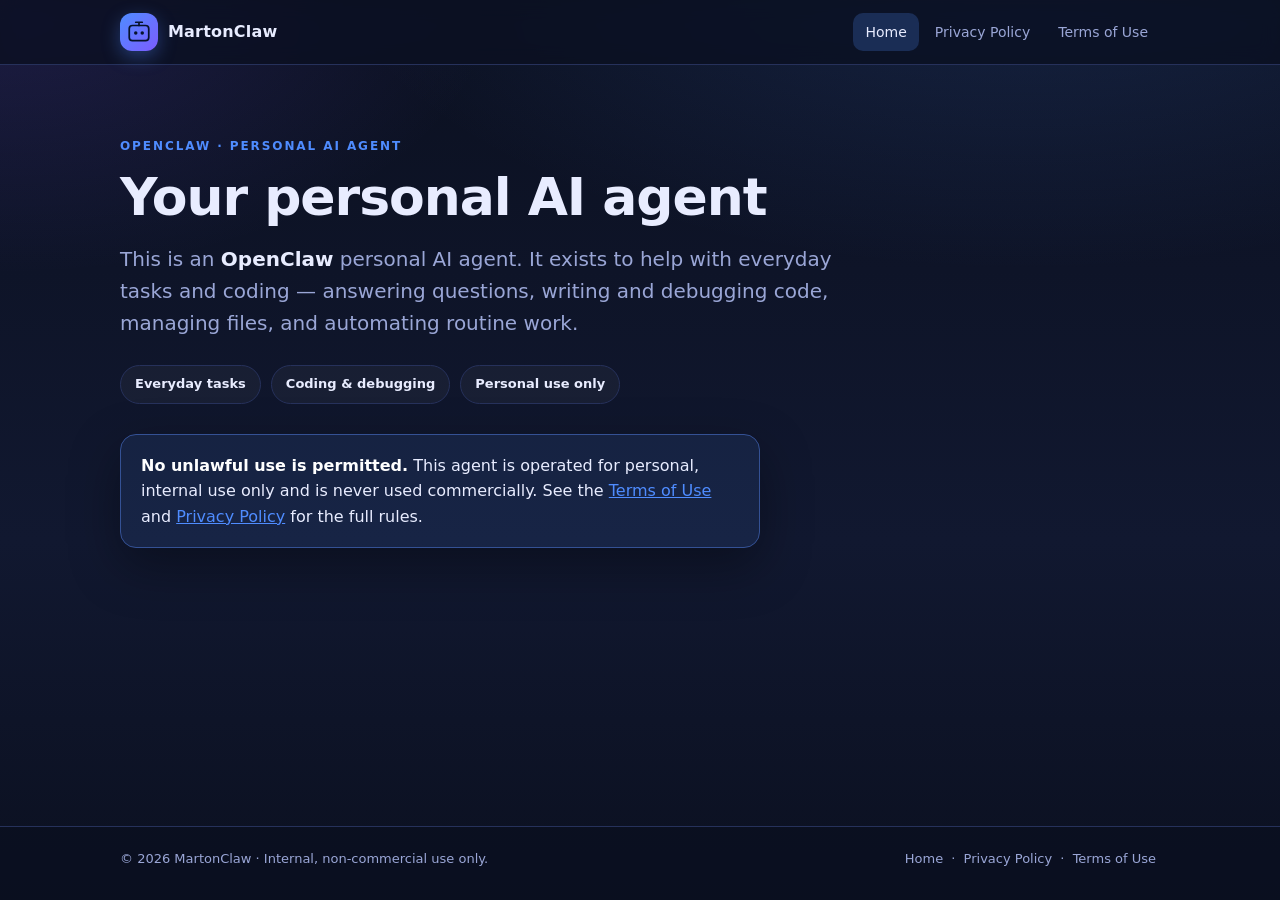
<file: index.html>
<!DOCTYPE html>
<html lang="en">
<head>
  <meta charset="UTF-8" />
  <meta name="viewport" content="width=device-width, initial-scale=1.0" />
  <title>MartonClaw — OpenClaw</title>
  <meta name="description" content="A personal OpenClaw AI agent for everyday tasks and coding. Internal, non-commercial use only." />
  <link rel="stylesheet" href="style.css" />
  <link rel="icon" href="favicon.svg" type="image/svg+xml" />
</head>
<body>
  <header class="site-header">
    <div class="container header-inner">
      <div class="brand">
        <span class="brand-mark" aria-hidden="true">
          <svg width="26" height="26" viewBox="0 0 24 24" fill="none" aria-hidden="true">
            <rect x="3" y="6" width="18" height="14" rx="3" stroke="currentColor" stroke-width="1.6"/>
            <circle cx="9" cy="13" r="1.6" fill="currentColor"/>
            <circle cx="15" cy="13" r="1.6" fill="currentColor"/>
            <path d="M12 6V3M9 3h6" stroke="currentColor" stroke-width="1.6" stroke-linecap="round"/>
          </svg>
        </span>
        <span class="brand-name">MartonClaw</span>
      </div>
      <nav class="site-nav" aria-label="Primary">
        <a href="index.html" aria-current="page">Home</a>
        <a href="privacy.html">Privacy Policy</a>
        <a href="terms.html">Terms of Use</a>
      </nav>
    </div>
  </header>

  <main class="container">
    <section class="hero">
      <p class="eyebrow">OpenClaw · Personal AI Agent</p>
      <h1>Your personal AI&nbsp;agent</h1>
      <p class="lede">
        This is an <strong>OpenClaw</strong> personal AI agent. It exists to help with
        everyday tasks and coding — answering questions, writing and debugging code,
        managing files, and automating routine work.
      </p>

      <div class="pill-row" role="list">
        <span class="pill" role="listitem">Everyday tasks</span>
        <span class="pill" role="listitem">Coding &amp; debugging</span>
        <span class="pill" role="listitem">Personal use only</span>
      </div>

      <div class="callout">
        <p>
          <strong>No unlawful use is permitted.</strong>
          This agent is operated for personal, internal use only and is never used commercially.
          See the <a href="terms.html">Terms of Use</a> and
          <a href="privacy.html">Privacy Policy</a> for the full rules.
        </p>
      </div>
    </section>
  </main>

  <footer class="site-footer">
    <div class="container footer-inner">
      <p>© <span id="year">2026</span> MartonClaw · Internal, non-commercial use only.</p>
      <p class="footer-links">
        <a href="index.html">Home</a>
        <span aria-hidden="true">·</span>
        <a href="privacy.html">Privacy Policy</a>
        <span aria-hidden="true">·</span>
        <a href="terms.html">Terms of Use</a>
      </p>
    </div>
  </footer>
  <script>document.getElementById('year').textContent = new Date().getFullYear();</script>
</body>
</html>
</file>
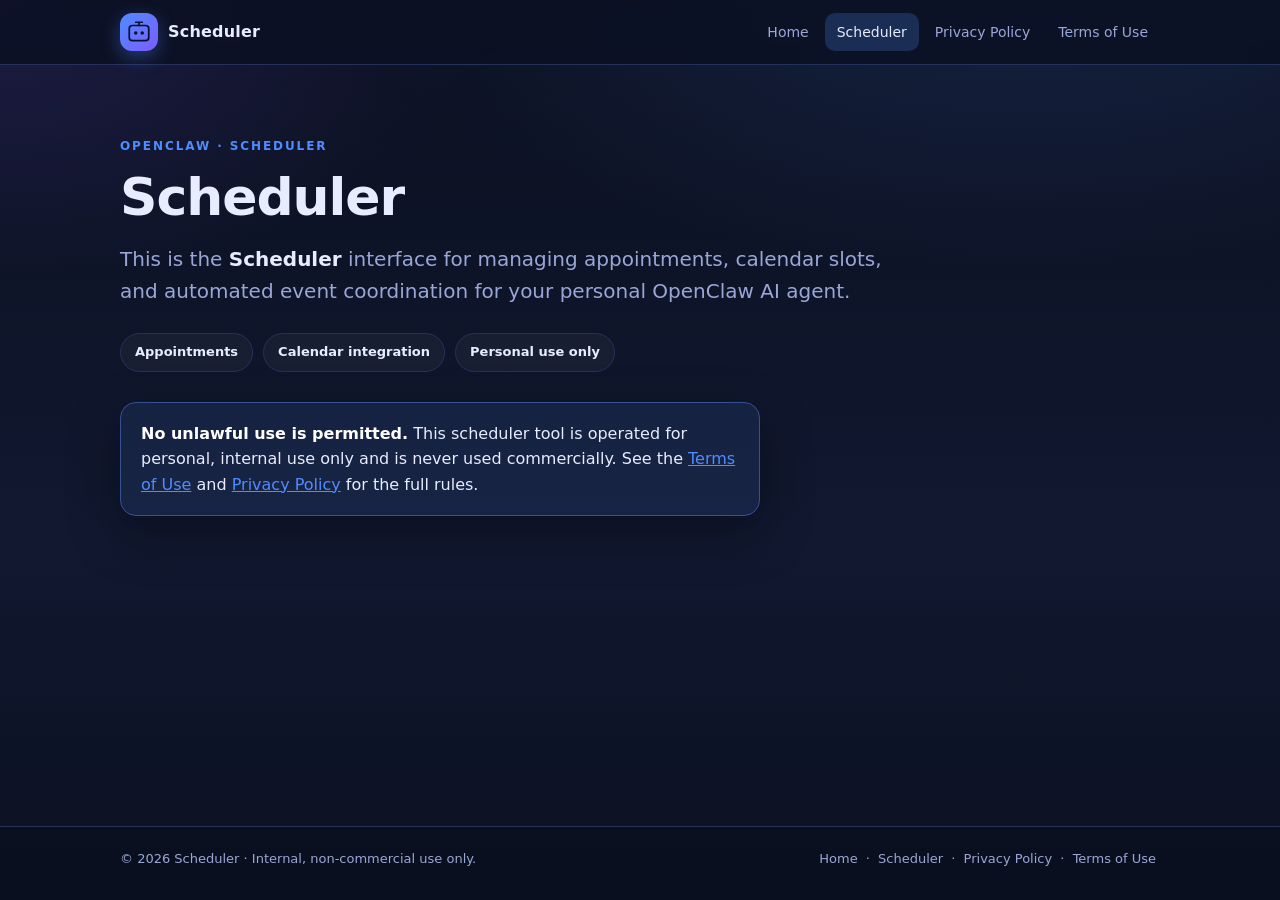
<file: scheduler/index.html>
<!DOCTYPE html>
<html lang="en">
<head>
  <meta charset="UTF-8" />
  <meta name="viewport" content="width=device-width, initial-scale=1.0" />
  <title>Scheduler — MartonClaw</title>
  <meta name="description" content="Scheduler tool for personal OpenClaw AI agent. Internal, non-commercial use only." />
  <link rel="stylesheet" href="../style.css" />
  <link rel="icon" href="../favicon.svg" type="image/svg+xml" />
</head>
<body>
  <header class="site-header">
    <div class="container header-inner">
      <div class="brand">
        <span class="brand-mark" aria-hidden="true">
          <svg width="26" height="26" viewBox="0 0 24 24" fill="none" aria-hidden="true">
            <rect x="3" y="6" width="18" height="14" rx="3" stroke="currentColor" stroke-width="1.6"/>
            <circle cx="9" cy="13" r="1.6" fill="currentColor"/>
            <circle cx="15" cy="13" r="1.6" fill="currentColor"/>
            <path d="M12 6V3M9 3h6" stroke="currentColor" stroke-width="1.6" stroke-linecap="round"/>
          </svg>
        </span>
        <span class="brand-name">Scheduler</span>
      </div>
      <nav class="site-nav" aria-label="Primary">
        <a href="../index.html">Home</a>
        <a href="index.html" aria-current="page">Scheduler</a>
        <a href="../privacy.html">Privacy Policy</a>
        <a href="../terms.html">Terms of Use</a>
      </nav>
    </div>
  </header>

  <main class="container">
    <section class="hero">
      <p class="eyebrow">OpenClaw · Scheduler</p>
      <h1>Scheduler</h1>
      <p class="lede">
        This is the <strong>Scheduler</strong> interface for managing appointments,
        calendar slots, and automated event coordination for your personal OpenClaw AI agent.
      </p>

      <div class="pill-row" role="list">
        <span class="pill" role="listitem">Appointments</span>
        <span class="pill" role="listitem">Calendar integration</span>
        <span class="pill" role="listitem">Personal use only</span>
      </div>

      <div class="callout">
        <p>
          <strong>No unlawful use is permitted.</strong>
          This scheduler tool is operated for personal, internal use only and is never used commercially.
          See the <a href="../terms.html">Terms of Use</a> and
          <a href="../privacy.html">Privacy Policy</a> for the full rules.
        </p>
      </div>
    </section>
  </main>

  <footer class="site-footer">
    <div class="container footer-inner">
      <p>© <span id="year">2026</span> Scheduler · Internal, non-commercial use only.</p>
      <p class="footer-links">
        <a href="../index.html">Home</a>
        <span aria-hidden="true">·</span>
        <a href="index.html">Scheduler</a>
        <span aria-hidden="true">·</span>
        <a href="../privacy.html">Privacy Policy</a>
        <span aria-hidden="true">·</span>
        <a href="../terms.html">Terms of Use</a>
      </p>
    </div>
  </footer>
  <script>document.getElementById('year').textContent = new Date().getFullYear();</script>
</body>
</html>
</file>
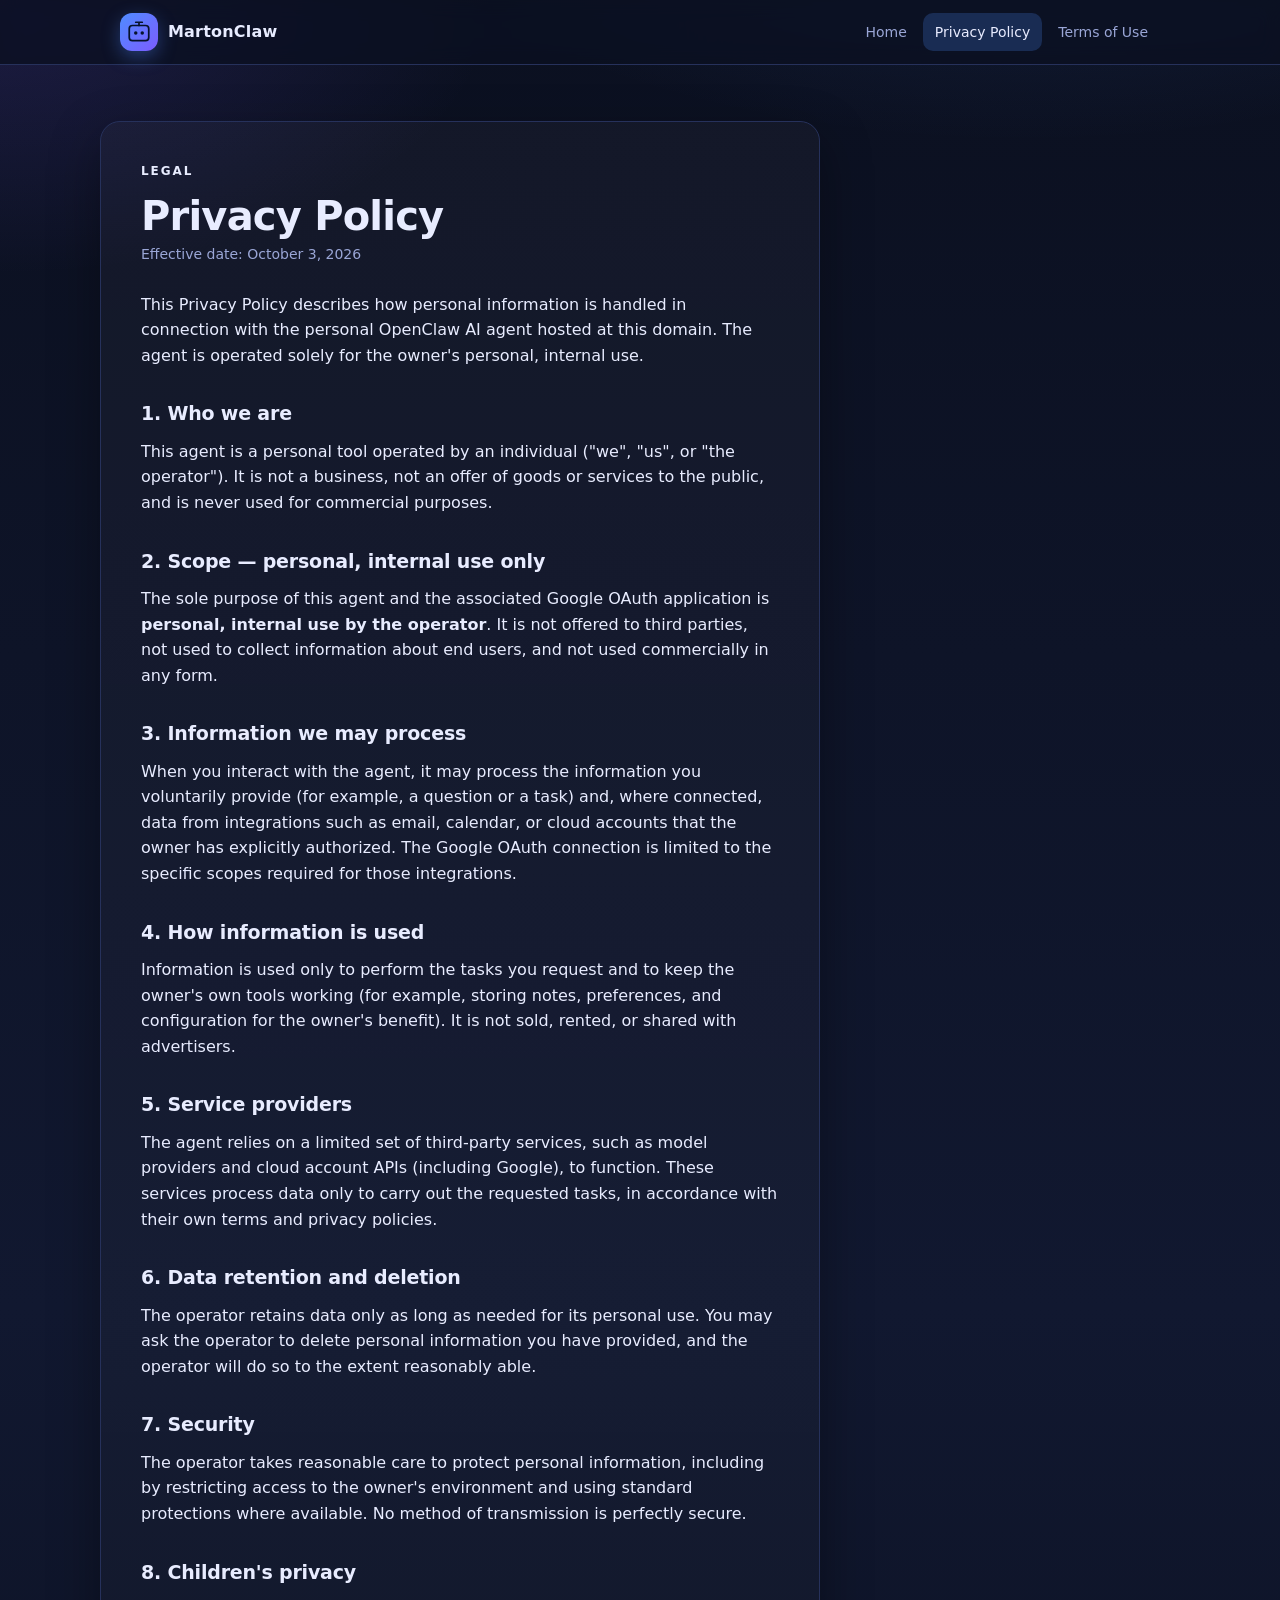
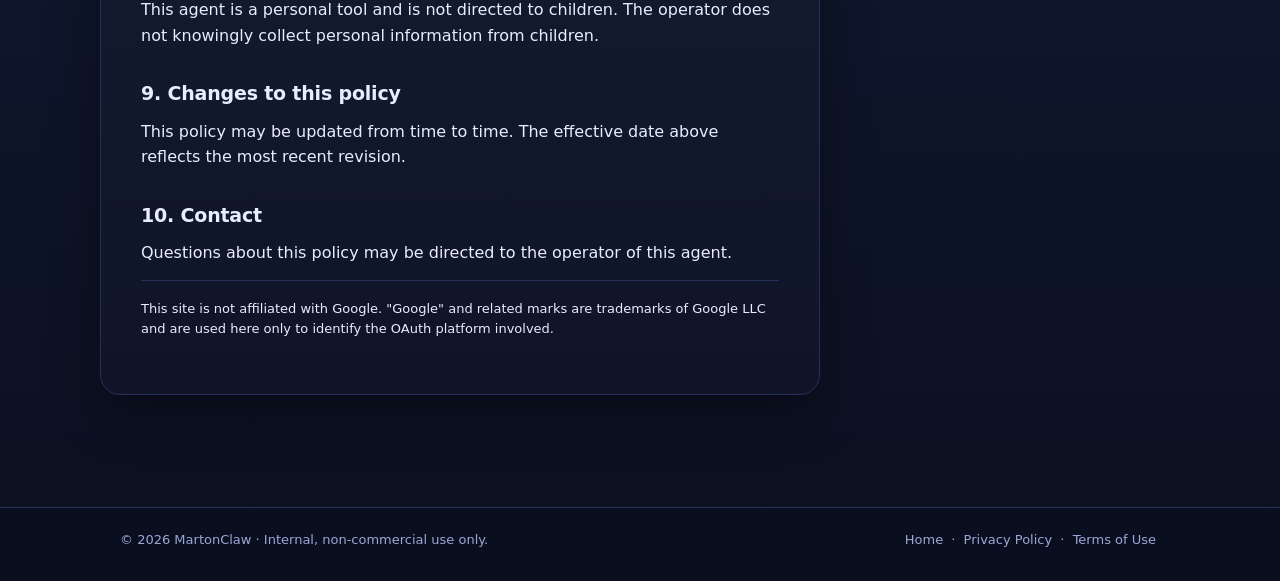
<file: privacy.html>
<!DOCTYPE html>
<html lang="en">
<head>
  <meta charset="UTF-8" />
  <meta name="viewport" content="width=device-width, initial-scale=1.0" />
  <title>Privacy Policy — MartonClaw</title>
  <meta name="description" content="Privacy policy for a personal OpenClaw AI agent. Internal, non-commercial use only." />
  <link rel="stylesheet" href="style.css" />
  <link rel="icon" href="favicon.svg" type="image/svg+xml" />
</head>
<body>
  <header class="site-header">
    <div class="container header-inner">
      <div class="brand">
        <span class="brand-mark" aria-hidden="true">
          <svg width="26" height="26" viewBox="0 0 24 24" fill="none" aria-hidden="true">
            <rect x="3" y="6" width="18" height="14" rx="3" stroke="currentColor" stroke-width="1.6"/>
            <circle cx="9" cy="13" r="1.6" fill="currentColor"/>
            <circle cx="15" cy="13" r="1.6" fill="currentColor"/>
            <path d="M12 6V3M9 3h6" stroke="currentColor" stroke-width="1.6" stroke-linecap="round"/>
          </svg>
        </span>
        <span class="brand-name">MartonClaw</span>
      </div>
      <nav class="site-nav" aria-label="Primary">
        <a href="index.html">Home</a>
        <a href="privacy.html" aria-current="page">Privacy Policy</a>
        <a href="terms.html">Terms of Use</a>
      </nav>
    </div>
  </header>

  <main class="container doc">
    <article>
      <p class="eyebrow">Legal</p>
      <h1>Privacy Policy</h1>
      <p class="updated">Effective date: <time datetime="2026-10-03">October 3, 2026</time></p>

      <p>
        This Privacy Policy describes how personal information is handled in connection with
        the personal OpenClaw AI agent hosted at this domain. The agent is operated solely for
        the owner's personal, internal use.
      </p>

      <h2>1. Who we are</h2>
      <p>
        This agent is a personal tool operated by an individual ("we", "us", or "the operator").
        It is not a business, not an offer of goods or services to the public, and is never used
        for commercial purposes.
      </p>

      <h2>2. Scope — personal, internal use only</h2>
      <p>
        The sole purpose of this agent and the associated Google OAuth application is
        <strong>personal, internal use by the operator</strong>. It is not offered to third
        parties, not used to collect information about end users, and not used commercially in
        any form.
      </p>

      <h2>3. Information we may process</h2>
      <p>
        When you interact with the agent, it may process the information you voluntarily provide
        (for example, a question or a task) and, where connected, data from integrations such as
        email, calendar, or cloud accounts that the owner has explicitly authorized. The Google
        OAuth connection is limited to the specific scopes required for those integrations.
      </p>

      <h2>4. How information is used</h2>
      <p>
        Information is used only to perform the tasks you request and to keep the owner's own
        tools working (for example, storing notes, preferences, and configuration for the owner's
        benefit). It is not sold, rented, or shared with advertisers.
      </p>

      <h2>5. Service providers</h2>
      <p>
        The agent relies on a limited set of third-party services, such as model providers and
        cloud account APIs (including Google), to function. These services process data only to
        carry out the requested tasks, in accordance with their own terms and privacy policies.
      </p>

      <h2>6. Data retention and deletion</h2>
      <p>
        The operator retains data only as long as needed for its personal use. You may ask the
        operator to delete personal information you have provided, and the operator will do so to
        the extent reasonably able.
      </p>

      <h2>7. Security</h2>
      <p>
        The operator takes reasonable care to protect personal information, including by
        restricting access to the owner's environment and using standard protections where
        available. No method of transmission is perfectly secure.
      </p>

      <h2>8. Children's privacy</h2>
      <p>
        This agent is a personal tool and is not directed to children. The operator does not
        knowingly collect personal information from children.
      </p>

      <h2>9. Changes to this policy</h2>
      <p>
        This policy may be updated from time to time. The effective date above reflects the most
        recent revision.
      </p>

      <h2>10. Contact</h2>
      <p>
        Questions about this policy may be directed to the operator of this agent.
      </p>

      <p class="fineprint">
        This site is not affiliated with Google. "Google" and related marks are trademarks of
        Google LLC and are used here only to identify the OAuth platform involved.
      </p>
    </article>
  </main>

  <footer class="site-footer">
    <div class="container footer-inner">
      <p>© <span id="year">2026</span> MartonClaw · Internal, non-commercial use only.</p>
      <p class="footer-links">
        <a href="index.html">Home</a>
        <span aria-hidden="true">·</span>
        <a href="privacy.html">Privacy Policy</a>
        <span aria-hidden="true">·</span>
        <a href="terms.html">Terms of Use</a>
      </p>
    </div>
  </footer>
  <script>document.getElementById('year').textContent = new Date().getFullYear();</script>
</body>
</html>
</file>
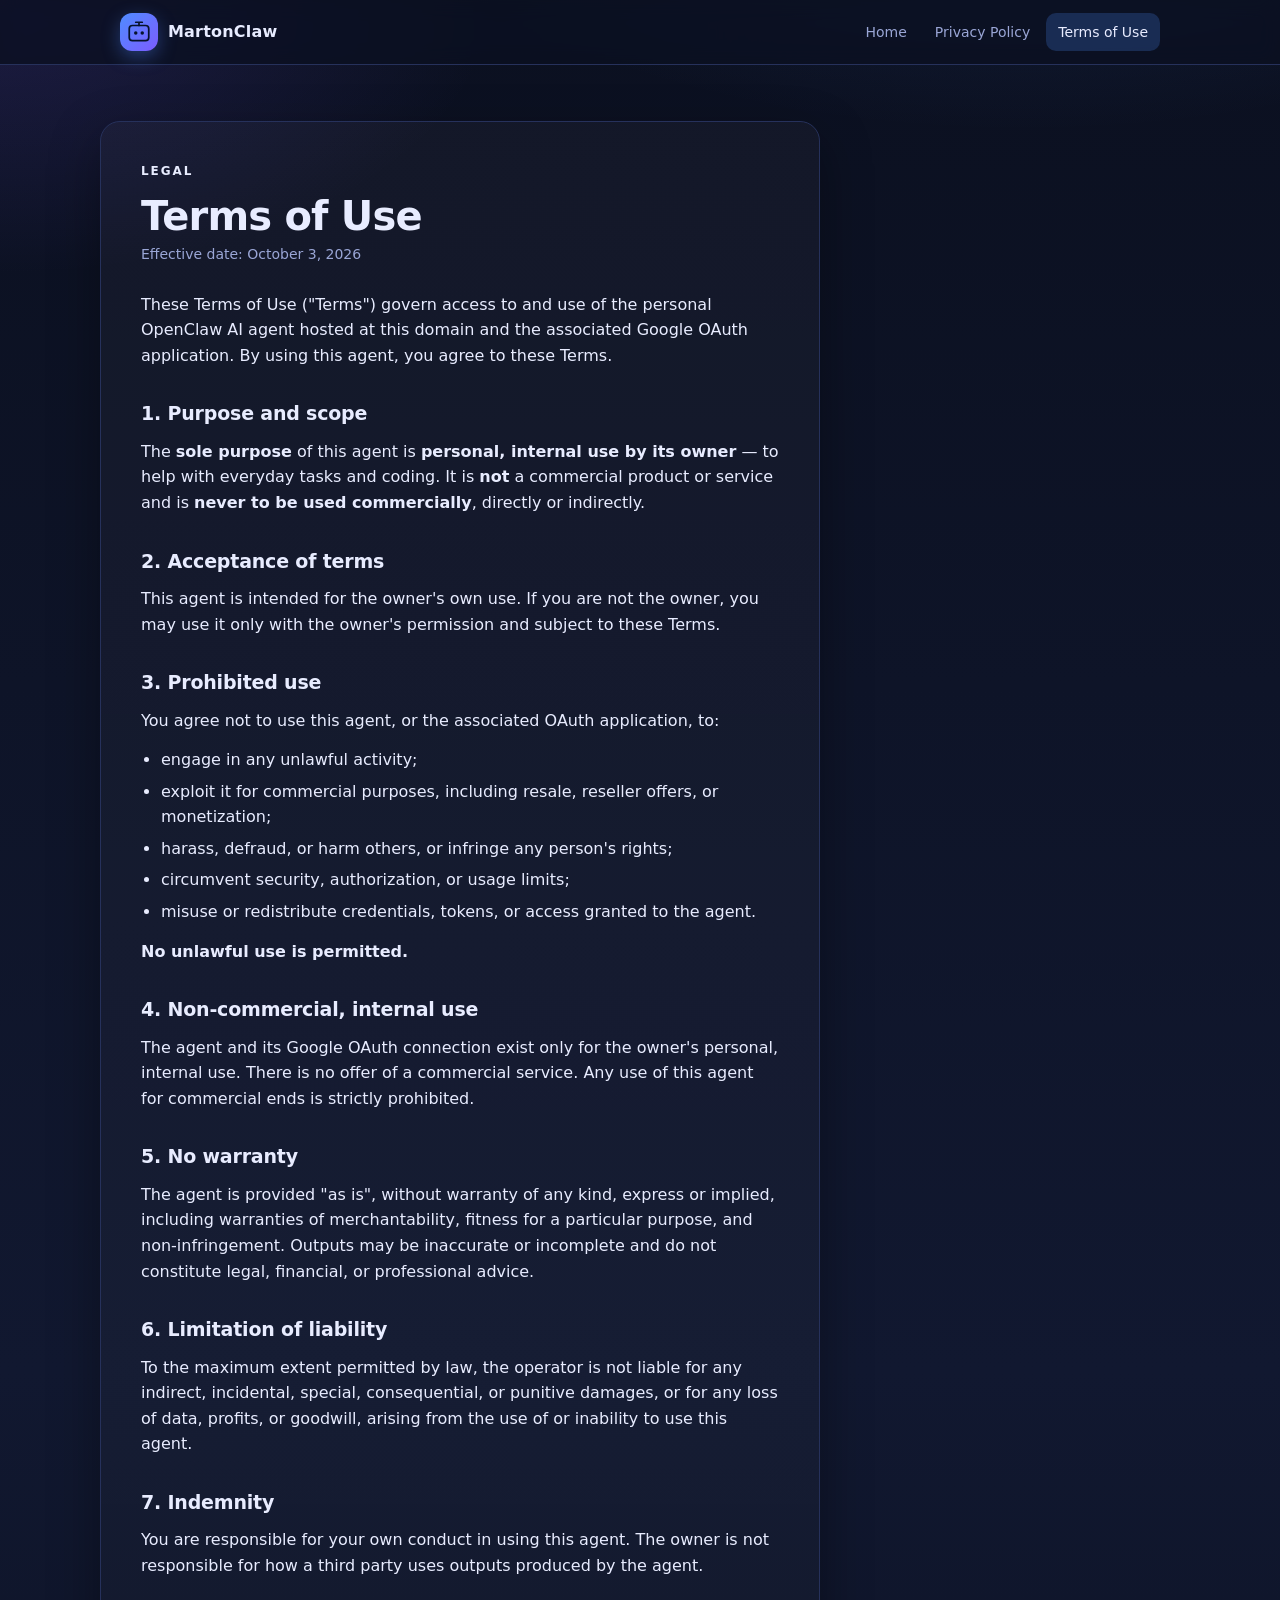
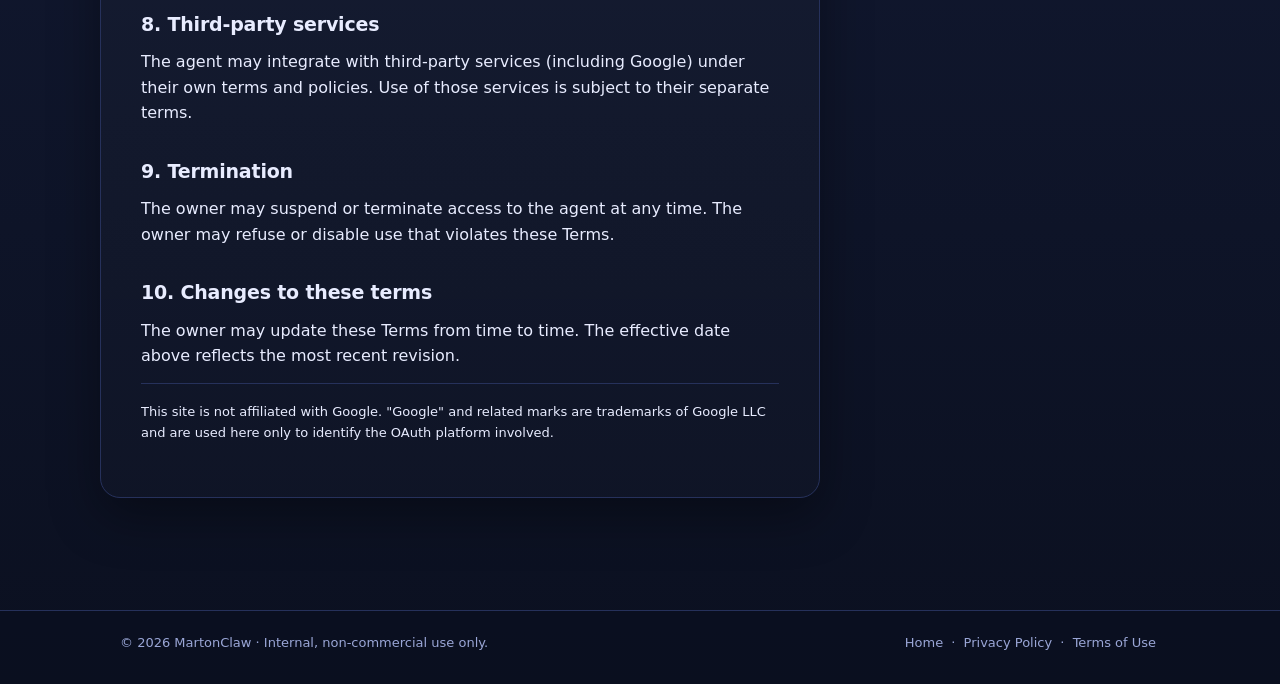
<file: terms.html>
<!DOCTYPE html>
<html lang="en">
<head>
  <meta charset="UTF-8" />
  <meta name="viewport" content="width=device-width, initial-scale=1.0" />
  <title>Terms of Use — MartonClaw</title>
  <meta name="description" content="Terms of use for a personal OpenClaw AI agent. Internal, non-commercial use only." />
  <link rel="stylesheet" href="style.css" />
  <link rel="icon" href="favicon.svg" type="image/svg+xml" />
</head>
<body>
  <header class="site-header">
    <div class="container header-inner">
      <div class="brand">
        <span class="brand-mark" aria-hidden="true">
          <svg width="26" height="26" viewBox="0 0 24 24" fill="none" aria-hidden="true">
            <rect x="3" y="6" width="18" height="14" rx="3" stroke="currentColor" stroke-width="1.6"/>
            <circle cx="9" cy="13" r="1.6" fill="currentColor"/>
            <circle cx="15" cy="13" r="1.6" fill="currentColor"/>
            <path d="M12 6V3M9 3h6" stroke="currentColor" stroke-width="1.6" stroke-linecap="round"/>
          </svg>
        </span>
        <span class="brand-name">MartonClaw</span>
      </div>
      <nav class="site-nav" aria-label="Primary">
        <a href="index.html">Home</a>
        <a href="privacy.html">Privacy Policy</a>
        <a href="terms.html" aria-current="page">Terms of Use</a>
      </nav>
    </div>
  </header>

  <main class="container doc">
    <article>
      <p class="eyebrow">Legal</p>
      <h1>Terms of Use</h1>
      <p class="updated">Effective date: <time datetime="2026-10-03">October 3, 2026</time></p>

      <p>
        These Terms of Use ("Terms") govern access to and use of the personal OpenClaw AI agent
        hosted at this domain and the associated Google OAuth application. By using this agent,
        you agree to these Terms.
      </p>

      <h2>1. Purpose and scope</h2>
      <p>
        The <strong>sole purpose</strong> of this agent is <strong>personal, internal use by its
        owner</strong> — to help with everyday tasks and coding. It is
        <strong>not</strong> a commercial product or service and is
        <strong>never to be used commercially</strong>, directly or indirectly.
      </p>

      <h2>2. Acceptance of terms</h2>
      <p>
        This agent is intended for the owner's own use. If you are not the owner, you may use it
        only with the owner's permission and subject to these Terms.
      </p>

      <h2>3. Prohibited use</h2>
      <p>You agree not to use this agent, or the associated OAuth application, to:</p>
      <ul>
        <li>engage in any unlawful activity;</li>
        <li>exploit it for commercial purposes, including resale, reseller offers, or monetization;</li>
        <li>harass, defraud, or harm others, or infringe any person's rights;</li>
        <li>circumvent security, authorization, or usage limits;</li>
        <li>misuse or redistribute credentials, tokens, or access granted to the agent.</li>
      </ul>
      <p><strong>No unlawful use is permitted.</strong></p>

      <h2>4. Non-commercial, internal use</h2>
      <p>
        The agent and its Google OAuth connection exist only for the owner's personal, internal
        use. There is no offer of a commercial service. Any use of this agent for commercial ends
        is strictly prohibited.
      </p>

      <h2>5. No warranty</h2>
      <p>
        The agent is provided "as is", without warranty of any kind, express or implied,
        including warranties of merchantability, fitness for a particular purpose, and
        non-infringement. Outputs may be inaccurate or incomplete and do not constitute legal,
        financial, or professional advice.
      </p>

      <h2>6. Limitation of liability</h2>
      <p>
        To the maximum extent permitted by law, the operator is not liable for any indirect,
        incidental, special, consequential, or punitive damages, or for any loss of data, profits,
        or goodwill, arising from the use of or inability to use this agent.
      </p>

      <h2>7. Indemnity</h2>
      <p>
        You are responsible for your own conduct in using this agent. The owner is not responsible
        for how a third party uses outputs produced by the agent.
      </p>

      <h2>8. Third-party services</h2>
      <p>
        The agent may integrate with third-party services (including Google) under their own terms
        and policies. Use of those services is subject to their separate terms.
      </p>

      <h2>9. Termination</h2>
      <p>
        The owner may suspend or terminate access to the agent at any time. The owner may refuse
        or disable use that violates these Terms.
      </p>

      <h2>10. Changes to these terms</h2>
      <p>
        The owner may update these Terms from time to time. The effective date above reflects the
        most recent revision.
      </p>

      <p class="fineprint">
        This site is not affiliated with Google. "Google" and related marks are trademarks of
        Google LLC and are used here only to identify the OAuth platform involved.
      </p>
    </article>
  </main>

  <footer class="site-footer">
    <div class="container footer-inner">
      <p>© <span id="year">2026</span> MartonClaw · Internal, non-commercial use only.</p>
      <p class="footer-links">
        <a href="index.html">Home</a>
        <span aria-hidden="true">·</span>
        <a href="privacy.html">Privacy Policy</a>
        <span aria-hidden="true">·</span>
        <a href="terms.html">Terms of Use</a>
      </p>
    </div>
  </footer>
  <script>document.getElementById('year').textContent = new Date().getFullYear();</script>
</body>
</html>
</file>
<file: style.css>
:root {
  --bg: #0b1020;
  --bg-soft: #111830;
  --panel: #141d3a;
  --border: #26315b;
  --text: #e8ecff;
  --muted: #9aa6d6;
  --accent: #4f8cff;
  --accent-2: #7c5cff;
  --good: #39c07f;
  --shadow: 0 18px 50px rgba(0, 0, 0, 0.35);
  --radius: 16px;
  --maxw: 720px;
}

* { box-sizing: border-box; }

html { -webkit-text-size-adjust: 100%; }

body {
  margin: 0;
  font-family: "Inter", "Segoe UI", system-ui, -apple-system, Roboto, Helvetica, Arial, sans-serif;
  line-height: 1.6;
  color: var(--text);
  background:
    radial-gradient(1200px 600px at 80% -10%, rgba(79, 140, 255, 0.18), transparent 60%),
    radial-gradient(900px 500px at 0% 0%, rgba(124, 92, 255, 0.16), transparent 55%),
    linear-gradient(180deg, var(--bg), var(--bg-soft) 60%, var(--bg));
  min-height: 100vh;
  display: flex;
  flex-direction: column;
}

.container {
  width: 100%;
  max-width: 1080px;
  margin: 0 auto;
  padding: 0 20px;
}

/* Header */
.site-header {
  position: sticky;
  top: 0;
  z-index: 10;
  backdrop-filter: saturate(140%) blur(10px);
  background: color-mix(in srgb, var(--bg) 82%, transparent);
  border-bottom: 1px solid var(--border);
}
.header-inner {
  display: flex;
  align-items: center;
  justify-content: space-between;
  gap: 16px;
  height: 64px;
}
.brand {
  display: inline-flex;
  align-items: center;
  gap: 10px;
  color: var(--text);
  text-decoration: none;
  font-weight: 650;
  letter-spacing: 0.2px;
}
.brand-mark {
  display: inline-flex;
  align-items: center;
  justify-content: center;
  width: 38px;
  height: 38px;
  border-radius: 12px;
  color: #0b1020;
  background: linear-gradient(135deg, var(--accent), var(--accent-2));
  box-shadow: 0 6px 18px rgba(79, 140, 255, 0.35);
}
.brand-mark svg { color: #06122b; }
.brand-name { font-size: 16px; }

.site-nav {
  display: flex;
  align-items: center;
  gap: 4px;
  flex-wrap: wrap;
}
.site-nav a {
  color: var(--muted);
  text-decoration: none;
  font-size: 14px;
  padding: 8px 12px;
  border-radius: 10px;
  transition: background 0.15s ease, color 0.15s ease;
}
.site-nav a:hover { color: var(--text); background: rgba(255, 255, 255, 0.05); }
.site-nav a[aria-current="page"] {
  color: var(--text);
  background: color-mix(in srgb, var(--accent) 22%, transparent);
}

/* Main / hero */
main { flex: 1; }
.hero {
  padding: 72px 0 56px;
}
.eyebrow {
  text-transform: uppercase;
  letter-spacing: 0.16em;
  font-size: 12px;
  font-weight: 700;
  color: var(--accent);
  margin: 0 0 14px;
}
h1 {
  font-size: clamp(30px, 6vw, 52px);
  line-height: 1.05;
  margin: 0 0 18px;
  letter-spacing: -0.02em;
  font-weight: 760;
}
.lede {
  font-size: clamp(16px, 2.4vw, 20px);
  color: var(--muted);
  max-width: 60ch;
  margin: 0 0 26px;
}
.lede strong { color: var(--text); }

.pill-row {
  display: flex;
  flex-wrap: wrap;
  gap: 10px;
  margin: 0 0 30px;
}
.pill {
  font-size: 13px;
  font-weight: 600;
  padding: 8px 14px;
  border-radius: 999px;
  color: var(--text);
  background: rgba(255, 255, 255, 0.04);
  border: 1px solid var(--border);
}

.callout {
  max-width: 640px;
  padding: 18px 20px;
  border-radius: var(--radius);
  background: color-mix(in srgb, var(--accent) 10%, transparent);
  border: 1px solid color-mix(in srgb, var(--accent) 35%, var(--border));
  box-shadow: var(--shadow);
}
.callout p { margin: 0; color: var(--text); }
.callout strong { color: #fff; }
.callout a { color: var(--accent); }

/* Docs */
.doc { padding: 56px 0 72px; }
.doc article {
  max-width: var(--maxw);
  background: linear-gradient(180deg, rgba(255,255,255,0.03), rgba(255,255,255,0.01));
  border: 1px solid var(--border);
  border-radius: 20px;
  padding: clamp(22px, 4vw, 40px);
  box-shadow: var(--shadow);
}
.doc h1 {
  font-size: clamp(26px, 5vw, 40px);
  margin: 0 0 6px;
  letter-spacing: -0.02em;
}
.doc .updated {
  color: var(--muted);
  font-size: 14px;
  margin: 0 0 26px;
}
.doc h2 {
  font-size: 19px;
  margin: 30px 0 10px;
  letter-spacing: -0.01em;
  scroll-margin-top: 80px;
}
.doc p { margin: 0 0 14px; color: var(--text); }
.doc ul { margin: 0 0 14px; padding-left: 20px; }
.doc li { margin: 6px 0; }
.doc a { color: var(--accent); }
.fineprint {
  margin-top: 34px;
  padding-top: 18px;
  border-top: 1px solid var(--border);
  color: var(--muted);
  font-size: 13px;
}

/* Footer */
.site-footer {
  border-top: 1px solid var(--border);
  background: color-mix(in srgb, var(--bg) 80%, transparent);
  margin-top: 40px;
}
.footer-inner {
  padding: 22px 20px 30px;
  display: flex;
  align-items: center;
  justify-content: space-between;
  gap: 12px;
  flex-wrap: wrap;
  color: var(--muted);
  font-size: 13px;
}
.footer-inner p { margin: 0; }
.footer-links a { color: var(--muted); text-decoration: none; margin: 0 4px; }
.footer-links a:hover { color: var(--text); }

/* Responsive nav: collapse under brand on small screens */
@media (max-width: 560px) {
  .header-inner { flex-direction: column; align-items: flex-start; gap: 8px; height: auto; padding: 12px 0; }
  .hero { padding: 48px 0 40px; }
  .footer-inner { flex-direction: column; align-items: flex-start; }
}

@media (prefers-reduced-motion: reduce) {
  * { transition: none !important; }
}
</file>
